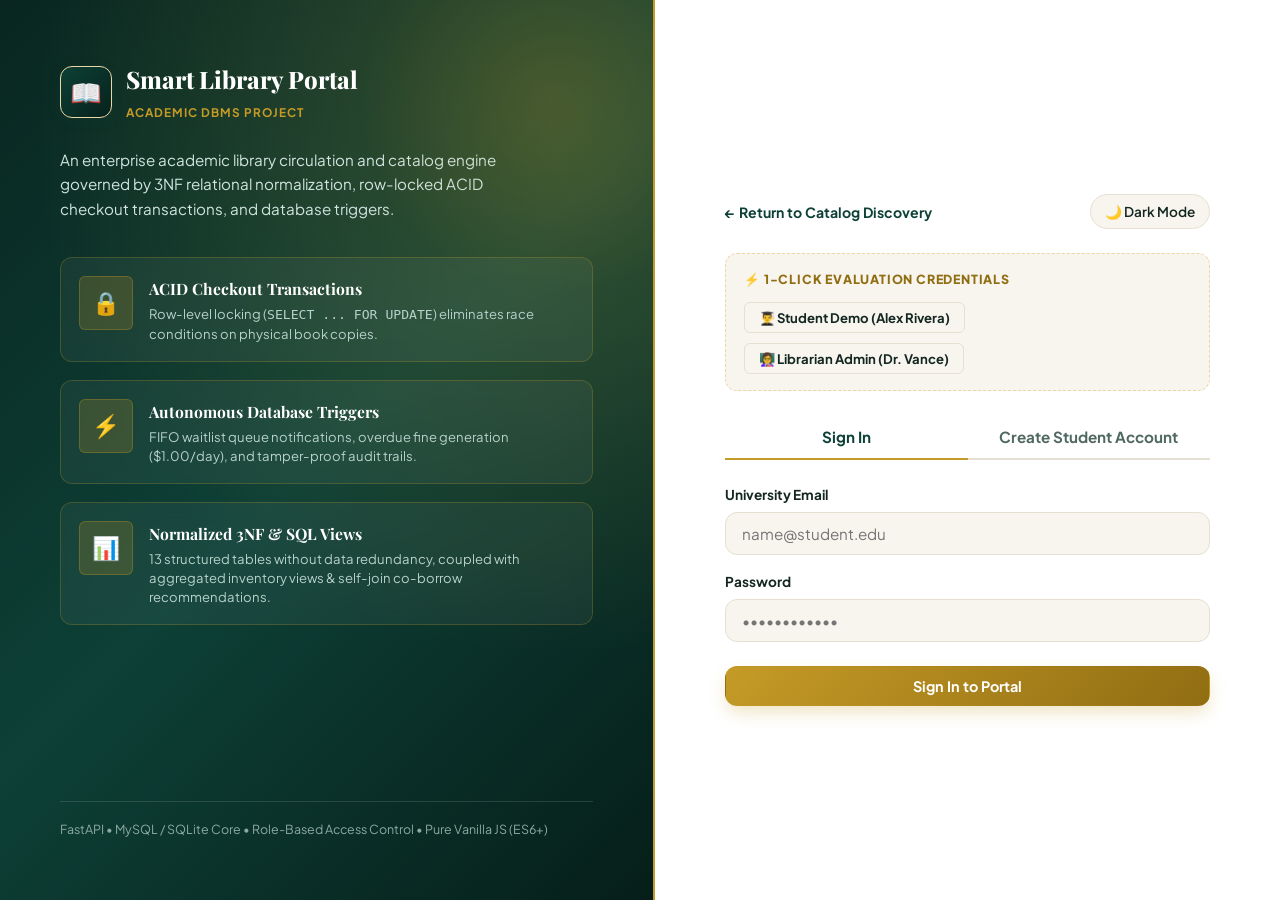
<file: frontend/dashboard.html>
<!DOCTYPE html>
<html lang="en" data-theme="light">
<head>
  <meta charset="UTF-8">
  <meta name="viewport" content="width=device-width, initial-scale=1.0">
  <title>Smart Library | Management Dashboard</title>
  <link rel="stylesheet" href="css/style.css">
</head>
<body>

<div class="app-container">
  <!-- Sidebar Navigation -->
  <aside class="sidebar" id="app-sidebar">
    <div class="sidebar-header">
      <div class="logo-badge">📚</div>
      <div class="brand-text">
        <h1>Smart Library</h1>
        <p>DBMS Project</p>
      </div>
    </div>

    <div class="sidebar-nav">
      <div class="nav-section-title">Circulation & Discovery</div>
      <button class="nav-item active" data-tab="catalog" onclick="switchNavTab('catalog')">
        <span style="font-size: 1.1rem;">📖</span>
        <span>Catalog & Search</span>
      </button>
      <button class="nav-item" data-tab="loans" onclick="switchNavTab('loans')">
        <span style="font-size: 1.1rem;">📥</span>
        <span>My Borrowed Books</span>
      </button>
      <button class="nav-item" data-tab="fines" onclick="switchNavTab('fines')">
        <span style="font-size: 1.1rem;">💰</span>
        <span>Fines & Waitlist</span>
      </button>
      <button class="nav-item" data-tab="rooms" onclick="switchNavTab('rooms')">
        <span style="font-size: 1.1rem;">🏫</span>
        <span>Study Rooms</span>
      </button>
      <button class="nav-item" data-tab="requests" onclick="switchNavTab('requests')">
        <span style="font-size: 1.1rem;">🗳️</span>
        <span>Book Requests</span>
      </button>

      <div class="nav-section-title admin-only" style="display: none;">Administration (Librarian)</div>
      <button class="nav-item admin-only" data-tab="admin" style="display: none;" onclick="switchNavTab('admin')">
        <span style="font-size: 1.1rem;">🛡️</span>
        <span>Admin & Triggers Desk</span>
      </button>
    </div>

    <div class="sidebar-footer">
      <div class="user-profile-badge">
        <div class="user-avatar" id="profile-avatar">U</div>
        <div class="user-info">
          <div class="user-name" id="profile-name">User Name</div>
          <div style="font-size: 0.72rem; color: #94a3b8; font-family: monospace;" id="profile-card">LIB-STU-000</div>
          <span class="user-role-badge role-member" id="profile-role">MEMBER</span>
        </div>
      </div>
      <button class="btn-logout" onclick="handleLogout()">
        <span>🚪</span> Sign Out
      </button>
    </div>
  </aside>

  <!-- Main Viewport Wrapper -->
  <div class="main-wrapper">
    <!-- Top Navigation Bar -->
    <header class="topbar">
      <div style="display: flex; align-items: center;">
        <button class="mobile-menu-btn" onclick="toggleMobileSidebar()">☰</button>
        <div class="topbar-title">
          <h2 id="viewport-title">Library Catalog & Discovery</h2>
        </div>
      </div>

      <div class="topbar-actions">
        <button class="theme-toggle-btn" id="theme-toggle-btn" onclick="toggleTheme()">🌙 Dark Mode</button>
      </div>
    </header>

    <!-- Dynamic Viewport Area -->
    <main class="content-viewport">

      <!-- ================================================================== -->
      <!-- TAB 1: CATALOG & SEARCH                                            -->
      <!-- ================================================================== -->
      <section id="tab-catalog" class="tab-content active">
        <div class="catalog-controls">
          <div class="search-input-wrapper">
            <span class="search-icon">🔍</span>
            <input 
              type="text" 
              id="dash-catalog-search" 
              class="search-input" 
              placeholder="Search catalog titles, authors, topics, or ISBN..."
              oninput="handleDashSearch()"
            >
          </div>
          <div class="filter-bar">
            <div class="filter-toggles">
              <label class="toggle-label">
                <input type="checkbox" id="dash-avail-toggle" onchange="loadDashboardCatalog()">
                <span>Available Copies Only</span>
              </label>
            </div>
          </div>
        </div>

        <div class="books-grid" id="dash-books-grid">
          <!-- Dynamic books rendered here -->
        </div>
      </section>

      <!-- ================================================================== -->
      <!-- TAB 2: MY BORROWED BOOKS (WITH 1-CLICK RETURN TRIGGER DEMO)         -->
      <!-- ================================================================== -->
      <section id="tab-loans" class="tab-content">
        <div class="table-card">
          <div class="table-header-bar">
            <div>
              <h3>My Borrowed Books & Active Circulation</h3>
              <p style="font-size: 0.8rem; color: var(--text-muted); margin-top: 2px;">
                Demonstrates dynamic overdue countdown badges and 1-click book return to test DB triggers.
              </p>
            </div>
            <button class="btn btn-secondary btn-sm" onclick="loadMyLoans()">🔄 Refresh Loans</button>
          </div>
          <div class="table-responsive">
            <table class="data-table">
              <thead>
                <tr>
                  <th>Book Title</th>
                  <th>Barcode</th>
                  <th>Shelf Location</th>
                  <th>Issue Date</th>
                  <th>Due Date</th>
                  <th>Status</th>
                  <th>Action</th>
                </tr>
              </thead>
              <tbody id="my-loans-table-body">
                <!-- Dynamic loans rendered here -->
              </tbody>
            </table>
          </div>
        </div>
      </section>

      <!-- ================================================================== -->
      <!-- TAB 3: FINES & WAITLIST QUEUE                                      -->
      <!-- ================================================================== -->
      <section id="tab-fines" class="tab-content">
        <!-- Fines Table -->
        <div class="table-card">
          <div class="table-header-bar">
            <div>
              <h3>My Overdue Fines ($1.00 / Overdue Day)</h3>
              <p style="font-size: 0.8rem; color: var(--text-muted); margin-top: 2px;">
                Fines are automatically inserted by DB Trigger 2 (<code>trg_loan_fine_calculation</code>) when a book is returned late.
              </p>
            </div>
            <button class="btn btn-secondary btn-sm" onclick="loadMyFines()">🔄 Refresh Fines</button>
          </div>
          <div class="table-responsive">
            <table class="data-table">
              <thead>
                <tr>
                  <th>Book Title</th>
                  <th>Fine Amount</th>
                  <th>Days Overdue</th>
                  <th>Payment Status</th>
                  <th>Action</th>
                </tr>
              </thead>
              <tbody id="my-fines-table-body">
                <!-- Dynamic fines rendered here -->
              </tbody>
            </table>
          </div>
        </div>

        <!-- Waitlist Queue -->
        <div class="table-card" style="margin-top: 28px;">
          <div class="table-header-bar">
            <div>
              <h3>My FIFO Waitlist Queue & Pickup Notifications</h3>
              <p style="font-size: 0.8rem; color: var(--text-muted); margin-top: 2px;">
                Demonstrates FIFO queueing: when a book is returned, Trigger 1 reserves the copy and updates waitlist to 'notified'.
              </p>
            </div>
            <button class="btn btn-secondary btn-sm" onclick="loadMyWaitlists()">🔄 Refresh Queue</button>
          </div>
          <div style="padding: 20px;" id="my-waitlist-container">
            <!-- Dynamic waitlist entries rendered here -->
          </div>
        </div>
      </section>

      <!-- ================================================================== -->
      <!-- TAB 4: STUDY ROOMS (CONFLICT-FREE SLOT ENGINE)                     -->
      <!-- ================================================================== -->
      <section id="tab-rooms" class="tab-content">
        <div class="table-card" style="padding: 20px;">
          <div style="display: flex; justify-content: space-between; align-items: center; flex-wrap: wrap; gap: 12px;">
            <div>
              <h3>Interactive Study Room Booking</h3>
              <p style="font-size: 0.82rem; color: var(--text-muted); margin-top: 2px;">
                Relational interval conflict prevention: <code>start_time &lt; new_end AND end_time &gt; new_start</code> guarantees zero double-bookings.
              </p>
            </div>
            <div style="display: flex; align-items: center; gap: 10px;">
              <label for="room-booking-date" style="font-size: 0.85rem; font-weight: 600;">Select Date:</label>
              <input type="date" id="room-booking-date" class="form-control" style="padding: 6px 12px;" onchange="loadStudyRoomsSection()">
            </div>
          </div>

          <div class="rooms-grid" id="study-rooms-container">
            <!-- Dynamic rooms and slot buttons rendered here -->
          </div>
        </div>
      </section>

      <!-- ================================================================== -->
      <!-- TAB 5: BOOK ACQUISITION REQUESTS (UPVOTE BOARD)                    -->
      <!-- ================================================================== -->
      <section id="tab-requests" class="tab-content">
        <div class="table-card" style="padding: 24px;">
          <div style="display: flex; justify-content: space-between; align-items: center; flex-wrap: wrap; gap: 12px; margin-bottom: 16px;">
            <div>
              <h3>Crowdsourced Book Acquisition Board</h3>
              <p style="font-size: 0.82rem; color: var(--text-muted); margin-top: 2px;">
                Students upvote prospective book acquisitions. 1 vote per member is strictly enforced via a composite primary key.
              </p>
            </div>
            <button class="btn btn-primary btn-sm" onclick="openCreateRequestModal()">
              + Suggest a New Book
            </button>
          </div>

          <div class="requests-container" id="book-requests-container">
            <!-- Dynamic requests rendered here -->
          </div>
        </div>
      </section>

      <!-- ================================================================== -->
      <!-- TAB 6: ADMIN & TRIGGERS DESK (LIBRARIAN ONLY)                      -->
      <!-- ================================================================== -->
      <section id="tab-admin" class="tab-content">
        <!-- Top Institutional KPI Cards -->
        <div class="kpi-grid">
          <div class="kpi-card">
            <div class="kpi-icon blue">📚</div>
            <div class="kpi-info">
              <h3>Distinct Titles</h3>
              <div class="kpi-value" id="kpi-books">0</div>
              <div class="kpi-subtext">Cataloged in 3NF books</div>
            </div>
          </div>
          <div class="kpi-card">
            <div class="kpi-icon purple">🏷️</div>
            <div class="kpi-info">
              <h3>Physical Copies</h3>
              <div class="kpi-value" id="kpi-copies">0</div>
              <div class="kpi-subtext">Tracked by barcodes</div>
            </div>
          </div>
          <div class="kpi-card">
            <div class="kpi-icon green">📖</div>
            <div class="kpi-info">
              <h3>Active Loans</h3>
              <div class="kpi-value" id="kpi-active-loans">0</div>
              <div class="kpi-subtext">Currently checked out</div>
            </div>
          </div>
          <div class="kpi-card">
            <div class="kpi-icon red">⚠</div>
            <div class="kpi-info">
              <h3>Overdue Loans</h3>
              <div class="kpi-value" id="kpi-overdue-loans">0</div>
              <div class="kpi-subtext">Past due date threshold</div>
            </div>
          </div>
          <div class="kpi-card">
            <div class="kpi-icon amber">💵</div>
            <div class="kpi-info">
              <h3>Unpaid Fines</h3>
              <div class="kpi-value" id="kpi-unpaid-fines">$0.00</div>
              <div class="kpi-subtext">Accrued across members</div>
            </div>
          </div>
          <div class="kpi-card">
            <div class="kpi-icon blue">👥</div>
            <div class="kpi-info">
              <h3>Students</h3>
              <div class="kpi-value" id="kpi-students">0</div>
              <div class="kpi-subtext">Active cardholders</div>
            </div>
          </div>
        </div>

        <!-- Issue & Return Desk Operations (ACID Transactions) -->
        <div style="display: grid; grid-template-columns: repeat(auto-fit, minmax(360px, 1fr)); gap: 24px; margin-bottom: 28px;">
          <!-- Quick Issue Form -->
          <div class="table-card" style="padding: 22px;">
            <h3 style="margin-bottom: 6px;">⚡ Quick Issue Desk (ACID Checkout)</h3>
            <p style="font-size: 0.8rem; color: var(--text-muted); margin-bottom: 16px;">
              Executes row-locking transaction (<code>FOR UPDATE</code>) to prevent race conditions on the last available copy.
            </p>
            <form onsubmit="handleIssueBook(event)">
              <div class="form-group">
                <label for="issue-card-no">Student Library Card #</label>
                <input type="text" id="issue-card-no" class="form-control" placeholder="e.g. LIB-STU-101" required>
              </div>
              <div class="form-group">
                <label for="issue-barcode">Physical Copy Barcode</label>
                <input type="text" id="issue-barcode" class="form-control" placeholder="e.g. BC-1001" required>
              </div>
              <div class="form-group">
                <label for="issue-days">Loan Duration (Days)</label>
                <input type="number" id="issue-days" class="form-control" value="14" min="1" max="90" required>
              </div>
              <button type="submit" id="btn-issue-submit" class="btn btn-gold" style="width: 100%;">
                Execute Issue Transaction
              </button>
            </form>
          </div>

          <!-- Quick Return Scan -->
          <div class="table-card" style="padding: 22px;">
            <h3 style="margin-bottom: 6px;">↩ Desk Returns Scanner</h3>
            <p style="font-size: 0.8rem; color: var(--text-muted); margin-bottom: 16px;">
              Returns copy and triggers DB FIFO Waitlist update (Trigger 1) and fine calculation (Trigger 2).
            </p>
            <form onsubmit="handleReturnByBarcode(event)">
              <div class="form-group">
                <label for="return-barcode-input">Copy Barcode</label>
                <input type="text" id="return-barcode-input" class="form-control" placeholder="e.g. BC-1002" required>
              </div>
              <button type="submit" class="btn btn-primary" style="width: 100%; margin-top: 14px;">
                Process Book Return
              </button>
            </form>
            
            <div style="margin-top: 24px; padding: 14px; background-color: var(--bg-body); border-radius: var(--radius-md); font-size: 0.78rem; color: var(--text-muted); line-height: 1.5;">
              💡 <strong>DBMS Trigger Behavior:</strong> If return date &gt; due date, Trigger 2 inserts an overdue fine ($1.00/day). If patrons are waiting on the FIFO waitlist, Trigger 1 marks the copy 'reserved' and notifies the oldest waiting student.
            </div>
          </div>
        </div>

        <!-- All Circulation Loans -->
        <div class="table-card">
          <div class="table-header-bar">
            <div>
              <h3>Institutional Active Loans & Circulation</h3>
              <p style="font-size: 0.8rem; color: var(--text-muted); margin-top: 2px;">
                Real-time circulation across all campus patrons.
              </p>
            </div>
            <button class="btn btn-secondary btn-sm" onclick="loadAllCirculationLoans()">🔄 Refresh</button>
          </div>
          <div class="table-responsive">
            <table class="data-table">
              <thead>
                <tr>
                  <th>Patron</th>
                  <th>Book Title</th>
                  <th>Barcode</th>
                  <th>Shelf Location</th>
                  <th>Issued</th>
                  <th>Due Date</th>
                  <th>Status</th>
                </tr>
              </thead>
              <tbody id="admin-loans-table-body">
                <!-- Dynamic loans rendered here -->
              </tbody>
            </table>
          </div>
        </div>

        <!-- Fines Waiving Desk (Demonstrating DB Trigger 3A) -->
        <div class="table-card" style="margin-top: 28px;">
          <div class="table-header-bar">
            <div>
              <h3>Fines Waiving Desk (Fires Trigger 3A Audit Log)</h3>
              <p style="font-size: 0.8rem; color: var(--text-muted); margin-top: 2px;">
                Waiving an unpaid fine automatically triggers <code>trg_fine_waived_audit</code> to record an immutable entry into <code>audit_logs</code>.
              </p>
            </div>
            <button class="btn btn-secondary btn-sm" onclick="loadAdminFinesTable()">🔄 Refresh</button>
          </div>
          <div class="table-responsive">
            <table class="data-table">
              <thead>
                <tr>
                  <th>Patron</th>
                  <th>Book Title</th>
                  <th>Amount</th>
                  <th>Status</th>
                  <th>Due Date</th>
                  <th>Administrative Action</th>
                </tr>
              </thead>
              <tbody id="admin-fines-table-body">
                <!-- Dynamic fines rendered here -->
              </tbody>
            </table>
          </div>
        </div>

        <!-- Inventory Management: Add Book & Copy -->
        <div style="display: grid; grid-template-columns: repeat(auto-fit, minmax(360px, 1fr)); gap: 24px; margin-top: 28px;">
          <!-- Add Book Form -->
          <div class="table-card" style="padding: 22px;">
            <h3 style="margin-bottom: 12px;">+ Catalog New Book Title</h3>
            <form id="form-add-book" onsubmit="handleAddNewBook(event)">
              <div class="form-row">
                <div class="form-group">
                  <label for="new-book-isbn">ISBN</label>
                  <input type="text" id="new-book-isbn" class="form-control" placeholder="978-0134494166" required>
                </div>
                <div class="form-group">
                  <label for="new-book-title">Title</label>
                  <input type="text" id="new-book-title" class="form-control" placeholder="Clean Architecture" required>
                </div>
              </div>
              <div class="form-group">
                <label for="new-book-subtitle">Subtitle</label>
                <input type="text" id="new-book-subtitle" class="form-control" placeholder="A Craftsman's Guide">
              </div>
              <div class="form-group">
                <label for="new-book-authors">Authors (comma separated)</label>
                <input type="text" id="new-book-authors" class="form-control" placeholder="Robert C. Martin" required>
              </div>
              <div class="form-row">
                <div class="form-group">
                  <label for="new-book-category">Category</label>
                  <select id="new-book-category" class="form-control" required>
                    <option value="">Select Category...</option>
                  </select>
                </div>
                <div class="form-group">
                  <label for="new-book-publisher">Publisher</label>
                  <input type="text" id="new-book-publisher" class="form-control" placeholder="Prentice Hall">
                </div>
              </div>
              <div class="form-row">
                <div class="form-group">
                  <label for="new-book-year">Publication Year</label>
                  <input type="number" id="new-book-year" class="form-control" placeholder="2018" value="2022">
                </div>
                <div class="form-group">
                  <label for="new-book-edition">Edition</label>
                  <input type="text" id="new-book-edition" class="form-control" placeholder="1st Edition" value="1st Edition">
                </div>
                <div class="form-group">
                  <label for="new-book-pages">Pages</label>
                  <input type="number" id="new-book-pages" class="form-control" placeholder="432">
                </div>
              </div>
              <div class="form-group">
                <label for="new-book-description">Description</label>
                <textarea id="new-book-description" class="form-control" rows="2" placeholder="Overview of the book..."></textarea>
              </div>
              <div class="form-group">
                <label for="new-book-cover">Cover Image URL</label>
                <input type="url" id="new-book-cover" class="form-control" placeholder="https://...">
              </div>
              <button type="submit" class="btn btn-primary" style="width: 100%;">
                Catalog Book Title
              </button>
            </form>
          </div>

          <!-- Add Physical Copy Form -->
          <div class="table-card" style="padding: 22px;">
            <h3 style="margin-bottom: 12px;">🏷️ Register Physical Copy</h3>
            <form id="form-add-copy" onsubmit="handleAddPhysicalCopy(event)">
              <div class="form-group">
                <label for="copy-book-id">Catalog Book ID</label>
                <input type="number" id="copy-book-id" class="form-control" placeholder="e.g. 1" min="1" required>
              </div>
              <div class="form-group">
                <label for="copy-barcode">Unique Barcode</label>
                <input type="text" id="copy-barcode" class="form-control" placeholder="e.g. BC-2045" required>
              </div>
              <div class="form-group">
                <label for="copy-shelf">Shelf Location</label>
                <input type="text" id="copy-shelf" class="form-control" placeholder="e.g. Aisle 3, Shelf B-2" required>
              </div>
              <div class="form-group">
                <label for="copy-condition">Condition</label>
                <select id="copy-condition" class="form-control" required>
                  <option value="new">New</option>
                  <option value="good" selected>Good</option>
                  <option value="damaged">Damaged</option>
                </select>
              </div>
              <button type="submit" class="btn btn-success" style="width: 100%;">
                Add Copy to Inventory
              </button>
            </form>

            <h4 style="margin-top: 24px; margin-bottom: 8px;">Book Request Approvals</h4>
            <div id="admin-requests-container" style="display: flex; flex-direction: column; gap: 8px;">
              <!-- Dynamic requests with approve button -->
            </div>
          </div>
        </div>

        <!-- ================================================================ -->
        <!-- TAMPER-PROOF DATABASE TRIGGER AUDIT LOG VIEWER                   -->
        <!-- ================================================================ -->
        <div class="table-card" style="margin-top: 28px;">
          <div class="table-header-bar">
            <div>
              <h3>Tamper-Proof Audit Log Viewer (DB Triggers)</h3>
              <p style="font-size: 0.8rem; color: var(--text-muted); margin-top: 2px;">
                Displays immutable log records automatically inserted into <code>audit_logs</code> by database triggers on fine waiving and deletions.
              </p>
            </div>
            <div style="display: flex; gap: 10px; align-items: center;">
              <select id="audit-filter-table" class="sort-select" onchange="loadAuditLogsViewer()">
                <option value="">All Tables</option>
                <option value="fines">fines</option>
                <option value="books">books</option>
                <option value="book_copies">book_copies</option>
              </select>
              <button class="btn btn-secondary btn-sm" onclick="loadAuditLogsViewer()">🔄 Refresh</button>
            </div>
          </div>
          <div class="table-responsive">
            <table class="data-table">
              <thead>
                <tr>
                  <th>Log #</th>
                  <th>Timestamp</th>
                  <th>Action Triggered</th>
                  <th>Target Table (Record ID)</th>
                  <th>Actor / Card</th>
                  <th>Old Value (JSON)</th>
                  <th>New Value (JSON)</th>
                </tr>
              </thead>
              <tbody id="audit-logs-table-body">
                <!-- Dynamic audit logs rendered here -->
              </tbody>
            </table>
          </div>
        </div>
      </section>

    </main>
  </div>
</div>

<!-- Modal: Suggest Book Acquisition -->
<div class="modal-overlay" id="modal-request-book">
  <div class="modal-content">
    <div class="modal-header">
      <h3>Suggest a Book for Acquisition</h3>
      <button class="btn-close-modal" onclick="closeCreateRequestModal()">✕</button>
    </div>
    <form onsubmit="submitBookRequest(event)">
      <div class="modal-body">
        <div class="form-group">
          <label for="req-title">Book Title</label>
          <input type="text" id="req-title" class="form-control" placeholder="e.g. Designing Data-Intensive Applications" required>
        </div>
        <div class="form-group">
          <label for="req-author">Author(s)</label>
          <input type="text" id="req-author" class="form-control" placeholder="e.g. Martin Kleppmann" required>
        </div>
        <div class="form-row">
          <div class="form-group">
            <label for="req-isbn">ISBN (Optional)</label>
            <input type="text" id="req-isbn" class="form-control" placeholder="978-1449373320">
          </div>
          <div class="form-group">
            <label for="req-price">Estimated Price ($)</label>
            <input type="number" step="0.01" id="req-price" class="form-control" placeholder="45.00">
          </div>
        </div>
        <div style="font-size: 0.78rem; color: var(--text-muted);">
          Your suggestion will be published to the acquisition board for student community upvoting.
        </div>
      </div>
      <div class="modal-footer">
        <button type="button" class="btn btn-secondary" onclick="closeCreateRequestModal()">Cancel</button>
        <button type="submit" class="btn btn-primary">Submit for Voting</button>
      </div>
    </form>
  </div>
</div>

<!-- Modal: Catalog Book Details & Recommendations -->
<div class="modal-overlay" id="book-modal">
  <div class="modal-content modal-lg">
    <div class="modal-header">
      <h3 id="modal-book-title">Book Overview</h3>
      <button class="btn-close-modal" onclick="closeBookModal()">✕</button>
    </div>
    <div class="modal-body" id="modal-book-body">
      <!-- Injected via openBookModal() in app.js -->
    </div>
  </div>
</div>

<script src="js/api.js"></script>
<script src="js/app.js"></script>
<script src="js/admin.js"></script>
<script>
  // Book Details Modal helpers on dashboard
  async function openBookModal(bookId) {
    const modal = document.getElementById("book-modal");
    const titleElem = document.getElementById("modal-book-title");
    const bodyElem = document.getElementById("modal-book-body");

    modal.classList.add("active");
    bodyElem.innerHTML = `<div style="text-align: center; padding: 40px;">Loading book details...</div>`;

    try {
      const book = await apiFetch(`/api/books/${bookId}`);
      titleElem.innerText = book.title;

      const isAvail = book.available_copies > 0;
      const copiesRows = book.copies.map(c => {
        let badgeClass = "badge-active";
        if (c.status === "available") badgeClass = "badge-returned";
        else if (c.status === "reserved") badgeClass = "badge-waiting";
        else if (c.status === "issued") badgeClass = "badge-unpaid";

        return `
          <tr>
            <td><code>${c.barcode}</code></td>
            <td><strong>${c.shelf_location}</strong></td>
            <td><span style="text-transform: capitalize;">${c.condition}</span></td>
            <td><span class="status-badge ${badgeClass}">${c.status}</span></td>
          </tr>
        `;
      }).join("");

      // Recommendations Strip
      let recsHtml = "";
      if (book.recommendations && book.recommendations.length > 0) {
        recsHtml = `
          <div class="recommendations-strip">
            <h4 style="font-size: 0.95rem; font-weight: 700; color: var(--text-main); margin-bottom: 8px;">
              💡 Students Who Borrowed This Also Borrowed (SQL Self-Join)
            </h4>
            <div class="rec-grid">
              ${book.recommendations.map(r => `
                <div class="rec-card" onclick="openBookModal(${r.book_id})">
                  <img src="${r.cover_image_url || 'https://images.unsplash.com/photo-1544716278-ca5e3f4abd8c?w=400&q=80'}" class="rec-cover">
                  <div class="rec-title">${r.title}</div>
                  ${r.co_borrow_count > 0 ? `<div style="font-size: 0.68rem; color: var(--primary); font-weight: 600; margin-top: 4px;">${r.co_borrow_count} student co-loans</div>` : ''}
                </div>
              `).join("")}
            </div>
          </div>
        `;
      }

      // Actions
      let actionBtn = "";
      if (isAvail) {
        actionBtn = `
          <div style="padding: 12px; background: var(--success-bg); border: 1px solid var(--success-border); border-radius: var(--radius-md); color: var(--success); font-weight: 600; font-size: 0.88rem;">
            ✓ Copies are in stock on shelves. Present your card (<code>${currentUser.library_card_no}</code>) at the Issue Desk to borrow!
          </div>
        `;
      } else {
        actionBtn = `
          <button class="btn btn-gold" style="width: 100%;" onclick="joinWaitlist(${book.book_id})">
            ⏳ Join FIFO Waitlist (${book.waitlist_count} Patrons in Queue)
          </button>
        `;
      }

      bodyElem.innerHTML = `
        <div style="display: flex; gap: 24px; flex-wrap: wrap; margin-bottom: 24px;">
          <img src="${book.cover_image_url || 'https://images.unsplash.com/photo-1544716278-ca5e3f4abd8c?w=400&q=80'}" style="width: 140px; height: 195px; object-fit: cover; border-radius: var(--radius-md); box-shadow: var(--shadow-md);">
          <div style="flex: 1; min-width: 250px;">
            <h4 style="font-size: 1.15rem; font-weight: 700; color: var(--text-main); margin-bottom: 4px;">${book.title}</h4>
            <div style="font-size: 0.9rem; color: var(--text-muted); margin-bottom: 12px;">By <strong>${book.authors}</strong></div>
            <div style="display: flex; gap: 8px; flex-wrap: wrap; margin-bottom: 14px;">
              <span class="amenity-chip">📚 ${book.category_name}</span>
              <span class="amenity-chip">🏢 ${book.publisher_name || 'Publisher'}</span>
              <span class="amenity-chip">📅 ${book.publication_year || 'N/A'}</span>
              <span class="amenity-chip">📄 ${book.pages ? book.pages + ' pages' : 'Standard'}</span>
            </div>
            <p style="font-size: 0.85rem; color: var(--text-main); line-height: 1.5; margin-bottom: 16px;">
              ${book.description || 'No detailed overview available for this title.'}
            </p>
            ${actionBtn}
          </div>
        </div>

        <h4 style="font-size: 0.95rem; font-weight: 700; margin-bottom: 10px;">
          Physical Copies & Shelf Tracking (${book.total_copies} Copies)
        </h4>
        <div class="table-responsive" style="margin-bottom: 16px;">
          <table class="data-table">
            <thead>
              <tr>
                <th>Barcode</th>
                <th>Shelf Location</th>
                <th>Condition</th>
                <th>Status</th>
              </tr>
            </thead>
            <tbody>
              ${copiesRows || '<tr><td colspan="4">No physical copies registered.</td></tr>'}
            </tbody>
          </table>
        </div>

        ${recsHtml}
      `;
    } catch (err) {
      bodyElem.innerHTML = `<div style="color: var(--danger); padding: 20px;">Failed to load book: ${err.message}</div>`;
    }
  }

  function closeBookModal() {
    document.getElementById("book-modal").classList.remove("active");
  }

  async function joinWaitlist(bookId) {
    try {
      const res = await apiFetch("/api/waitlist/join", {
        method: "POST",
        body: JSON.stringify({ book_id: bookId })
      });
      showToast(res.message, "success");
      openBookModal(bookId);
    } catch (err) {
      showToast(err.message, "error");
    }
  }
</script>
</body>
</html>
</file>
<file: frontend/css/style.css>
/* ==========================================================================
   SMART LIBRARY MANAGEMENT SYSTEM - LUXURY FOREST GREEN & GOLD DESIGN SYSTEM
   Modern, Clean & Professional Library Aesthetics (Deep Forest Green, Soft Cream, Warm Gold)
   ========================================================================== */

@import url('https://fonts.googleapis.com/css2?family=Plus+Jakarta+Sans:wght@300;400;500;600;700;800&family=Playfair+Display:ital,wght@0,500;0,600;0,700;0,800;1,400;1,600&display=swap');

:root {
  /* Soft Cream & Deep Forest Green Light Theme */
  --bg-body: #faf8f5;
  --bg-surface: #ffffff;
  --bg-surface-elevated: #ffffff;
  --bg-surface-warm: #f4efe6;
  --bg-surface-soft: #f8f5ee;

  /* Primary Palette: Deep Forest Green & Rich Teal */
  --primary: #0d4036;
  --primary-hover: #082d26;
  --primary-dark: #06221c;
  --primary-light: #e6f0ed;
  --primary-border: #99c2b9;

  /* Accent Palette: Warm Gold & Muted Bronze */
  --accent-gold: #c59b27;
  --accent-gold-hover: #aa831b;
  --accent-gold-dark: #916d12;
  --accent-gold-light: #fbf5e6;
  --accent-gold-border: #ebd7a3;
  --accent-gold-glow: rgba(197, 155, 39, 0.25);

  /* Deep Forest Sidebar */
  --bg-sidebar: #092620;
  --sidebar-text: #a1bab3;
  --sidebar-text-active: #ffffff;
  --sidebar-item-hover: #103830;
  --sidebar-item-active: #c59b27;

  /* Neutral Typography */
  --text-main: #132622;
  --text-muted: #506862;
  --text-light: #7b948e;

  /* Status Tokens */
  --success: #15803d;
  --success-bg: #edf7f0;
  --success-border: #bbf0c8;

  --warning: #b45309;
  --warning-bg: #fffbeb;
  --warning-border: #fde68a;

  --danger: #b91c1c;
  --danger-bg: #fef2f2;
  --danger-border: #fecaca;

  /* Warm Cream & Gold Borders */
  --border: #e6e0d2;
  --border-light: #f0ece1;
  --border-gold: #e2d1a8;
  --divider: #ebe5d8;

  /* Elegant Elevation Shadows */
  --shadow-sm: 0 1px 3px 0 rgba(13, 64, 54, 0.05);
  --shadow-md: 0 4px 8px -1px rgba(13, 64, 54, 0.08), 0 2px 4px -2px rgba(13, 64, 54, 0.04);
  --shadow-lg: 0 12px 20px -3px rgba(13, 64, 54, 0.1), 0 4px 6px -4px rgba(13, 64, 54, 0.05);
  --shadow-xl: 0 24px 30px -6px rgba(13, 64, 54, 0.14), 0 10px 14px -6px rgba(13, 64, 54, 0.06);
  --shadow-gold: 0 8px 18px -2px rgba(197, 155, 39, 0.28);

  /* Rounded Borders */
  --radius-sm: 6px;
  --radius-md: 12px;
  --radius-lg: 18px;
  --radius-xl: 26px;
  --radius-full: 9999px;

  /* Typography Fonts */
  --font-sans: 'Plus Jakarta Sans', -apple-system, BlinkMacSystemFont, "Segoe UI", Roboto, sans-serif;
  --font-serif: 'Playfair Display', Georgia, serif;

  --transition-fast: 0.15s ease;
  --transition-normal: 0.25s cubic-bezier(0.4, 0, 0.2, 1);
}

[data-theme="dark"] {
  /* Midnight Forest Obsidian Dark Theme */
  --bg-body: #071513;
  --bg-surface: #0e2621;
  --bg-surface-elevated: #14352f;
  --bg-surface-warm: #112e28;
  --bg-surface-soft: #0b1f1b;

  --primary: #195e51;
  --primary-hover: #217565;
  --primary-dark: #0a2822;
  --primary-light: #123831;
  --primary-border: #1d574b;

  --accent-gold: #d4af37;
  --accent-gold-hover: #e6c24d;
  --accent-gold-dark: #b89323;
  --accent-gold-light: #262419;
  --accent-gold-border: #5e4f24;
  --accent-gold-glow: rgba(212, 175, 55, 0.35);

  --bg-sidebar: #040e0c;
  --sidebar-text: #7c9e96;
  --sidebar-text-active: #ffffff;
  --sidebar-item-hover: #0b241f;
  --sidebar-item-active: #d4af37;

  --text-main: #f5f4ee;
  --text-muted: #9cb5ae;
  --text-light: #728c86;

  --success: #22c55e;
  --success-bg: #052e16;
  --success-border: #14532d;

  --warning: #f59e0b;
  --warning-bg: #451a03;
  --warning-border: #78350f;

  --danger: #ef4444;
  --danger-bg: #450a0a;
  --danger-border: #7f1d1d;

  --border: #173831;
  --border-light: #102a25;
  --border-gold: #4f421f;
  --divider: #173831;

  --shadow-sm: 0 1px 3px 0 rgba(0, 0, 0, 0.6);
  --shadow-md: 0 4px 8px -1px rgba(0, 0, 0, 0.5);
  --shadow-lg: 0 12px 20px -3px rgba(0, 0, 0, 0.6);
  --shadow-xl: 0 24px 30px -6px rgba(0, 0, 0, 0.7);
  --shadow-gold: 0 8px 18px -2px rgba(212, 175, 55, 0.35);
}

/* ==========================================================================
   Base & Reset Styles
   ========================================================================== */
*,
*::before,
*::after {
  box-sizing: border-box;
  margin: 0;
  padding: 0;
}

body {
  font-family: var(--font-sans);
  background-color: var(--bg-body);
  color: var(--text-main);
  line-height: 1.6;
  transition: background-color var(--transition-normal), color var(--transition-normal);
  -webkit-font-smoothing: antialiased;
}

h1,
h2,
h3,
.font-serif {
  font-family: var(--font-serif);
  font-weight: 700;
  color: var(--text-main);
}

a {
  color: var(--primary);
  text-decoration: none;
  transition: all var(--transition-fast);
}

a:hover {
  color: var(--accent-gold);
}

button,
input,
select,
textarea {
  font-family: var(--font-sans);
  font-size: 0.95rem;
}

/* ==========================================================================
   Header & Public Navigation
   ========================================================================== */
.public-nav {
  height: 76px;
  background-color: rgba(255, 255, 255, 0.92);
  border-bottom: 1px solid var(--border);
  padding: 0 40px;
  display: flex;
  align-items: center;
  justify-content: space-between;
  position: sticky;
  top: 0;
  z-index: 100;
  backdrop-filter: blur(12px);
  transition: all var(--transition-normal);
}

[data-theme="dark"] .public-nav {
  background-color: rgba(14, 38, 33, 0.92);
}

.brand-wrapper {
  display: flex;
  align-items: center;
  gap: 14px;
}

.logo-badge {
  width: 44px;
  height: 44px;
  background: linear-gradient(135deg, var(--primary) 0%, var(--primary-dark) 100%);
  border: 1px solid var(--accent-gold-border);
  border-radius: var(--radius-md);
  display: flex;
  align-items: center;
  justify-content: center;
  color: var(--accent-gold);
  font-size: 1.4rem;
  font-weight: 700;
  box-shadow: 0 4px 12px rgba(13, 64, 54, 0.2);
}

.brand-text h2 {
  font-size: 1.25rem;
  letter-spacing: -0.3px;
  line-height: 1.2;
}

.brand-text span {
  font-size: 0.7rem;
  color: var(--accent-gold);
  text-transform: uppercase;
  letter-spacing: 1px;
  font-weight: 700;
}

.nav-links {
  display: flex;
  align-items: center;
  gap: 24px;
}

.nav-link {
  font-size: 0.9rem;
  font-weight: 600;
  color: var(--text-muted);
  transition: color var(--transition-fast);
}

.nav-link:hover {
  color: var(--primary);
}

/* ==========================================================================
   Hero Section (Deep Forest & Gold Accent)
   ========================================================================== */
.hero-section {
  background: radial-gradient(circle at 85% 20%, rgba(197, 155, 39, 0.15) 0%, transparent 45%),
    linear-gradient(135deg, #092620 0%, #0d4036 50%, #061e19 100%);
  color: #ffffff;
  padding: 85px 30px 95px;
  text-align: center;
  position: relative;
  overflow: hidden;
  border-bottom: 2px solid var(--accent-gold);
}

.hero-section::before {
  content: "";
  position: absolute;
  top: 0;
  left: 0;
  right: 0;
  bottom: 0;
  background-image: radial-gradient(rgba(197, 155, 39, 0.1) 1px, transparent 1px);
  background-size: 28px 28px;
  pointer-events: none;
  opacity: 0.4;
}

.hero-pill-badge {
  display: inline-flex;
  align-items: center;
  gap: 8px;
  padding: 6px 16px;
  background: rgba(197, 155, 39, 0.15);
  border: 1px solid var(--accent-gold-border);
  border-radius: var(--radius-full);
  color: var(--accent-gold);
  font-size: 0.78rem;
  font-weight: 700;
  text-transform: uppercase;
  letter-spacing: 1px;
  margin-bottom: 18px;
  backdrop-filter: blur(8px);
}

.hero-title {
  font-size: 3rem;
  font-family: var(--font-serif);
  font-weight: 800;
  letter-spacing: -0.5px;
  color: #ffffff;
  margin-bottom: 14px;
  line-height: 1.2;
}

.hero-title span {
  color: var(--accent-gold);
  font-style: italic;
}

.hero-subtitle {
  font-size: 1.12rem;
  color: #c0d3ce;
  max-width: 680px;
  margin: 0 auto 36px;
  line-height: 1.6;
}

/* Prominent Centered Hero Search Bar */
.hero-search-container {
  max-width: 760px;
  margin: 0 auto;
  position: relative;
  z-index: 10;
}

.hero-search-bar {
  background: #ffffff;
  border-radius: var(--radius-full);
  padding: 8px 10px 8px 24px;
  display: flex;
  align-items: center;
  gap: 12px;
  box-shadow: 0 16px 36px rgba(0, 0, 0, 0.3), 0 0 0 3px rgba(197, 155, 39, 0.35);
  transition: all var(--transition-normal);
}

[data-theme="dark"] .hero-search-bar {
  background: #0e2621;
  box-shadow: 0 16px 36px rgba(0, 0, 0, 0.5), 0 0 0 2px var(--accent-gold-border);
}

.hero-search-bar:focus-within {
  box-shadow: 0 20px 40px rgba(0, 0, 0, 0.4), 0 0 0 4px var(--accent-gold);
}

.search-icon-hero {
  font-size: 1.3rem;
  color: var(--accent-gold);
}

.hero-search-input {
  flex: 1;
  border: none;
  outline: none;
  font-size: 1.05rem;
  background: transparent;
  color: var(--text-main);
}

.hero-search-input::placeholder {
  color: var(--text-light);
}

.btn-hero-search {
  background: linear-gradient(135deg, var(--accent-gold) 0%, var(--accent-gold-dark) 100%);
  color: #ffffff;
  border: none;
  padding: 12px 28px;
  border-radius: var(--radius-full);
  font-size: 0.95rem;
  font-weight: 700;
  cursor: pointer;
  box-shadow: var(--shadow-gold);
  transition: all var(--transition-fast);
  white-space: nowrap;
}

.btn-hero-search:hover {
  transform: translateY(-1px);
  background: linear-gradient(135deg, #d4af37 0%, var(--accent-gold) 100%);
}

.quick-tags {
  display: flex;
  align-items: center;
  justify-content: center;
  gap: 10px;
  margin-top: 18px;
  flex-wrap: wrap;
}

.quick-tags span {
  font-size: 0.8rem;
  color: #a4c0ba;
}

.quick-tag-chip {
  padding: 4px 12px;
  background: rgba(255, 255, 255, 0.1);
  border: 1px solid rgba(255, 255, 255, 0.2);
  border-radius: var(--radius-full);
  font-size: 0.78rem;
  color: #f1f8f6;
  cursor: pointer;
  transition: all var(--transition-fast);
}

.quick-tag-chip:hover {
  background: var(--accent-gold);
  border-color: var(--accent-gold);
  color: #ffffff;
}

/* ==========================================================================
   Quick Actions Section (Rounded Cards with Gold Accents)
   ========================================================================== */
.quick-actions-section {
  max-width: 1300px;
  margin: -40px auto 48px;
  padding: 0 24px;
  position: relative;
  z-index: 20;
}

.quick-actions-grid {
  display: grid;
  grid-template-columns: repeat(auto-fit, minmax(260px, 1fr));
  gap: 20px;
}

.action-card {
  background: var(--bg-surface);
  border: 1px solid var(--border);
  border-radius: var(--radius-lg);
  padding: 24px;
  display: flex;
  align-items: center;
  gap: 18px;
  box-shadow: var(--shadow-md);
  transition: transform var(--transition-normal), box-shadow var(--transition-normal), border-color var(--transition-normal);
  cursor: pointer;
}

.action-card:hover {
  transform: translateY(-4px);
  box-shadow: var(--shadow-xl);
  border-color: var(--accent-gold-border);
}

.action-icon-box {
  width: 54px;
  height: 54px;
  border-radius: var(--radius-md);
  display: flex;
  align-items: center;
  justify-content: center;
  font-size: 1.6rem;
  flex-shrink: 0;
  background: var(--primary-light);
  color: var(--primary);
  border: 1px solid var(--primary-border);
}

.action-card:hover .action-icon-box {
  background: var(--accent-gold-light);
  color: var(--accent-gold-dark);
  border-color: var(--accent-gold-border);
}

.action-info h4 {
  font-size: 1.02rem;
  font-weight: 700;
  color: var(--text-main);
  margin-bottom: 4px;
}

.action-info p {
  font-size: 0.82rem;
  color: var(--text-muted);
  line-height: 1.4;
}

/* ==========================================================================
   Curated Featured Books Strip
   ========================================================================== */
.featured-section {
  max-width: 1300px;
  margin: 0 auto 54px;
  padding: 0 24px;
}

.section-header-box {
  display: flex;
  align-items: flex-end;
  justify-content: space-between;
  margin-bottom: 24px;
  flex-wrap: wrap;
  gap: 12px;
}

.section-header-box h2 {
  font-size: 1.75rem;
  font-family: var(--font-serif);
  color: var(--primary);
}

[data-theme="dark"] .section-header-box h2 {
  color: var(--accent-gold);
}

.section-header-box p {
  font-size: 0.9rem;
  color: var(--text-muted);
}

.featured-grid {
  display: grid;
  grid-template-columns: repeat(auto-fit, minmax(280px, 1fr));
  gap: 22px;
}

.featured-book-card {
  background: var(--bg-surface);
  border: 1px solid var(--border-gold);
  border-radius: var(--radius-lg);
  overflow: hidden;
  box-shadow: var(--shadow-md);
  transition: transform var(--transition-normal), box-shadow var(--transition-normal);
  display: flex;
  flex-direction: column;
}

.featured-book-card:hover {
  transform: translateY(-4px);
  box-shadow: var(--shadow-xl);
}

.featured-ribbon {
  background: linear-gradient(135deg, var(--accent-gold) 0%, var(--accent-gold-dark) 100%);
  color: #ffffff;
  padding: 4px 14px;
  font-size: 0.72rem;
  font-weight: 800;
  text-transform: uppercase;
  letter-spacing: 1px;
  display: inline-block;
}

/* ==========================================================================
   Catalog Controls & Discovery Layout
   ========================================================================== */
.catalog-wrapper {
  max-width: 1300px;
  margin: 0 auto;
  padding: 0 24px 60px;
}

.catalog-controls {
  background-color: var(--bg-surface);
  border: 1px solid var(--border);
  border-radius: var(--radius-lg);
  padding: 22px;
  margin-bottom: 28px;
  display: flex;
  flex-direction: column;
  gap: 18px;
  box-shadow: var(--shadow-sm);
}

.search-input-wrapper {
  position: relative;
  display: flex;
  align-items: center;
}

.search-icon {
  position: absolute;
  left: 18px;
  color: var(--accent-gold);
  font-size: 1.15rem;
}

.search-input {
  width: 100%;
  padding: 13px 18px 13px 48px;
  background-color: var(--bg-surface-soft);
  border: 1px solid var(--border);
  border-radius: var(--radius-md);
  color: var(--text-main);
  outline: none;
  font-size: 0.95rem;
  transition: all var(--transition-fast);
}

.search-input:focus {
  border-color: var(--accent-gold);
  background-color: var(--bg-surface);
  box-shadow: 0 0 0 3px var(--accent-gold-glow);
}

.filter-bar {
  display: flex;
  align-items: center;
  justify-content: space-between;
  flex-wrap: wrap;
  gap: 14px;
}

.category-pills {
  display: flex;
  flex-wrap: wrap;
  gap: 8px;
}

.category-pill {
  padding: 7px 16px;
  background-color: var(--bg-surface-soft);
  border: 1px solid var(--border);
  border-radius: var(--radius-full);
  font-size: 0.84rem;
  font-weight: 600;
  color: var(--text-muted);
  cursor: pointer;
  transition: all var(--transition-fast);
}

.category-pill:hover {
  border-color: var(--accent-gold);
  color: var(--accent-gold-dark);
}

.category-pill.active {
  background: var(--primary);
  border-color: var(--primary);
  color: #ffffff;
  box-shadow: 0 2px 8px rgba(13, 64, 54, 0.25);
}

.filter-toggles {
  display: flex;
  align-items: center;
  gap: 16px;
}

.toggle-label {
  display: flex;
  align-items: center;
  gap: 8px;
  font-size: 0.86rem;
  font-weight: 600;
  color: var(--text-muted);
  cursor: pointer;
  user-select: none;
}

.toggle-label input[type="checkbox"] {
  accent-color: var(--primary);
  width: 17px;
  height: 17px;
}

.sort-select {
  padding: 8px 14px;
  background-color: var(--bg-surface-soft);
  border: 1px solid var(--border);
  border-radius: var(--radius-md);
  color: var(--text-main);
  font-size: 0.85rem;
  font-weight: 500;
  outline: none;
}

/* ==========================================================================
   Book Cards Grid
   ========================================================================== */
.books-grid {
  display: grid;
  grid-template-columns: repeat(auto-fill, minmax(285px, 1fr));
  gap: 26px;
}

.book-card {
  background-color: var(--bg-surface);
  border: 1px solid var(--border);
  border-radius: var(--radius-lg);
  overflow: hidden;
  display: flex;
  flex-direction: column;
  box-shadow: var(--shadow-sm);
  transition: transform var(--transition-normal), box-shadow var(--transition-normal), border-color var(--transition-fast);
  cursor: pointer;
}

.book-card:hover {
  transform: translateY(-5px);
  box-shadow: var(--shadow-xl);
  border-color: var(--accent-gold-border);
}

.book-cover-container {
  height: 200px;
  background-color: var(--bg-sidebar);
  position: relative;
  overflow: hidden;
}

.book-cover-img {
  width: 100%;
  height: 100%;
  object-fit: cover;
  transition: transform 0.4s ease;
}

.book-card:hover .book-cover-img {
  transform: scale(1.05);
}

.badge-availability {
  position: absolute;
  top: 12px;
  right: 12px;
  padding: 5px 12px;
  border-radius: var(--radius-full);
  font-size: 0.74rem;
  font-weight: 700;
  backdrop-filter: blur(8px);
  box-shadow: var(--shadow-md);
}

.badge-available {
  background-color: rgba(13, 64, 54, 0.9);
  color: var(--accent-gold-light);
  border: 1px solid var(--accent-gold-border);
}

.badge-unavailable {
  background-color: rgba(185, 28, 28, 0.9);
  color: #ffffff;
}

.badge-category {
  position: absolute;
  bottom: 12px;
  left: 12px;
  padding: 4px 10px;
  background-color: rgba(9, 38, 32, 0.85);
  color: #f1f8f6;
  border-radius: var(--radius-sm);
  font-size: 0.72rem;
  font-weight: 600;
  backdrop-filter: blur(6px);
  border: 1px solid rgba(255, 255, 255, 0.15);
}

.book-content {
  padding: 20px;
  display: flex;
  flex-direction: column;
  flex: 1;
}

.book-title {
  font-size: 1.08rem;
  font-family: var(--font-sans);
  font-weight: 700;
  color: var(--text-main);
  line-height: 1.35;
  margin-bottom: 6px;
  display: -webkit-box;
  -webkit-line-clamp: 2;
  -webkit-box-orient: vertical;
  overflow: hidden;
}

.book-authors {
  font-size: 0.85rem;
  color: var(--text-muted);
  margin-bottom: 12px;
  white-space: nowrap;
  overflow: hidden;
  text-overflow: ellipsis;
}

.book-desc {
  font-size: 0.82rem;
  color: var(--text-light);
  line-height: 1.5;
  margin-bottom: 18px;
  display: -webkit-box;
  -webkit-line-clamp: 3;
  -webkit-box-orient: vertical;
  overflow: hidden;
  flex: 1;
}

.book-footer {
  display: flex;
  align-items: center;
  justify-content: space-between;
  border-top: 1px solid var(--border-light);
  padding-top: 14px;
  margin-top: auto;
}

.book-isbn {
  font-size: 0.75rem;
  color: var(--text-light);
  font-family: monospace;
}

.btn-view-details {
  background-color: var(--accent-gold-light);
  color: var(--accent-gold-dark);
  border: 1px solid var(--accent-gold-border);
  padding: 6px 14px;
  border-radius: var(--radius-md);
  font-size: 0.82rem;
  font-weight: 700;
  cursor: pointer;
  transition: all var(--transition-fast);
}

.btn-view-details:hover {
  background: var(--accent-gold);
  color: #ffffff;
  border-color: var(--accent-gold);
}

/* ==========================================================================
   Dashboard Architecture (Sidebar & Main Container)
   ========================================================================== */
.app-container {
  display: flex;
  min-height: 100vh;
}

.sidebar {
  width: 275px;
  background-color: var(--bg-sidebar);
  color: var(--sidebar-text);
  display: flex;
  flex-direction: column;
  position: sticky;
  top: 0;
  height: 100vh;
  z-index: 100;
  transition: transform var(--transition-normal);
  border-right: 1px solid rgba(197, 155, 39, 0.2);
}

.sidebar-header {
  padding: 24px 20px;
  display: flex;
  align-items: center;
  gap: 12px;
  border-bottom: 1px solid rgba(255, 255, 255, 0.08);
}

.brand-text h1 {
  font-size: 1.15rem;
  font-family: var(--font-serif);
  color: #ffffff;
}

.brand-text p {
  font-size: 0.72rem;
  text-transform: uppercase;
  color: var(--accent-gold);
  letter-spacing: 1px;
  font-weight: 700;
}

.sidebar-nav {
  padding: 18px 12px;
  flex: 1;
  overflow-y: auto;
  display: flex;
  flex-direction: column;
  gap: 4px;
}

.nav-section-title {
  font-size: 0.68rem;
  text-transform: uppercase;
  letter-spacing: 1px;
  color: var(--accent-gold);
  padding: 12px 14px 6px;
  font-weight: 700;
}

.nav-item {
  display: flex;
  align-items: center;
  gap: 12px;
  padding: 11px 14px;
  color: var(--sidebar-text);
  border-radius: var(--radius-md);
  font-size: 0.92rem;
  font-weight: 500;
  cursor: pointer;
  transition: all var(--transition-fast);
  border: none;
  background: transparent;
  width: 100%;
  text-align: left;
}

.nav-item:hover {
  background-color: var(--sidebar-item-hover);
  color: var(--sidebar-text-active);
}

.nav-item.active {
  background-color: var(--sidebar-item-active);
  color: #ffffff;
  font-weight: 700;
  box-shadow: var(--shadow-gold);
}

.sidebar-footer {
  padding: 16px;
  border-top: 1px solid rgba(255, 255, 255, 0.08);
  display: flex;
  flex-direction: column;
  gap: 10px;
}

.user-profile-badge {
  display: flex;
  align-items: center;
  gap: 10px;
  padding: 10px 12px;
  background-color: rgba(255, 255, 255, 0.04);
  border-radius: var(--radius-md);
  border: 1px solid rgba(197, 155, 39, 0.2);
}

.user-avatar {
  width: 38px;
  height: 38px;
  border-radius: var(--radius-full);
  background: linear-gradient(135deg, var(--accent-gold) 0%, var(--accent-gold-dark) 100%);
  color: #ffffff;
  display: flex;
  align-items: center;
  justify-content: center;
  font-weight: 700;
  font-size: 0.9rem;
}

.user-info {
  flex: 1;
  min-width: 0;
}

.user-name {
  color: #ffffff;
  font-size: 0.88rem;
  font-weight: 700;
  white-space: nowrap;
  overflow: hidden;
  text-overflow: ellipsis;
}

.user-role-badge {
  display: inline-block;
  font-size: 0.65rem;
  padding: 2px 7px;
  border-radius: var(--radius-full);
  text-transform: uppercase;
  font-weight: 800;
  letter-spacing: 0.5px;
}

.role-admin {
  background-color: #b91c1c;
  color: white;
}

.role-member {
  background-color: var(--accent-gold);
  color: #ffffff;
}

.main-wrapper {
  flex: 1;
  display: flex;
  flex-direction: column;
  min-width: 0;
  background-color: var(--bg-body);
}

.topbar {
  height: 72px;
  background-color: var(--bg-surface);
  border-bottom: 1px solid var(--border);
  padding: 0 28px;
  display: flex;
  align-items: center;
  justify-content: space-between;
  position: sticky;
  top: 0;
  z-index: 90;
  backdrop-filter: blur(8px);
}

.mobile-menu-btn {
  display: none;
  background: transparent;
  border: none;
  font-size: 1.4rem;
  color: var(--text-main);
  cursor: pointer;
  margin-right: 12px;
}

.topbar-title h2 {
  font-size: 1.3rem;
  font-family: var(--font-serif);
  color: var(--primary);
}

[data-theme="dark"] .topbar-title h2 {
  color: var(--accent-gold);
}

.theme-toggle-btn {
  background-color: var(--bg-surface-soft);
  border: 1px solid var(--border);
  color: var(--text-main);
  padding: 8px 14px;
  border-radius: var(--radius-full);
  cursor: pointer;
  display: flex;
  align-items: center;
  gap: 6px;
  font-size: 0.85rem;
  font-weight: 600;
  transition: all var(--transition-fast);
}

.theme-toggle-btn:hover {
  border-color: var(--accent-gold);
  color: var(--accent-gold);
}

.btn-logout {
  background: transparent;
  border: 1px solid rgba(255, 255, 255, 0.15);
  color: #e2e8f0;
  padding: 8px 14px;
  border-radius: var(--radius-md);
  font-size: 0.85rem;
  font-weight: 600;
  cursor: pointer;
  display: flex;
  align-items: center;
  gap: 6px;
  transition: all var(--transition-fast);
}

.btn-logout:hover {
  background-color: var(--danger-bg);
  border-color: var(--danger-border);
  color: var(--danger);
}

.content-viewport {
  padding: 30px;
  flex: 1;
}

.tab-content {
  display: none;
  animation: fadeIn 0.25s ease-in-out;
}

.tab-content.active {
  display: block;
}

@keyframes fadeIn {
  from {
    opacity: 0;
    transform: translateY(4px);
  }

  to {
    opacity: 1;
    transform: translateY(0);
  }
}

/* ==========================================================================
   KPI Cards Dashboard
   ========================================================================== */
.kpi-grid {
  display: grid;
  grid-template-columns: repeat(auto-fit, minmax(220px, 1fr));
  gap: 20px;
  margin-bottom: 28px;
}

.kpi-card {
  background-color: var(--bg-surface);
  border: 1px solid var(--border);
  border-radius: var(--radius-lg);
  padding: 22px;
  display: flex;
  align-items: center;
  gap: 18px;
  box-shadow: var(--shadow-sm);
  transition: transform var(--transition-fast), box-shadow var(--transition-fast);
}

.kpi-card:hover {
  transform: translateY(-2px);
  box-shadow: var(--shadow-md);
  border-color: var(--accent-gold-border);
}

.kpi-icon {
  width: 52px;
  height: 52px;
  border-radius: var(--radius-md);
  display: flex;
  align-items: center;
  justify-content: center;
  font-size: 1.5rem;
  flex-shrink: 0;
}

.kpi-icon.blue {
  background-color: var(--primary-light);
  color: var(--primary);
}

.kpi-icon.green {
  background-color: var(--success-bg);
  color: var(--success);
}

.kpi-icon.amber {
  background-color: var(--accent-gold-light);
  color: var(--accent-gold-dark);
}

.kpi-icon.red {
  background-color: var(--danger-bg);
  color: var(--danger);
}

.kpi-icon.purple {
  background-color: rgba(147, 51, 234, 0.1);
  color: #9333ea;
}

.kpi-info h3 {
  font-size: 0.78rem;
  font-family: var(--font-sans);
  color: var(--text-muted);
  text-transform: uppercase;
  letter-spacing: 0.6px;
  font-weight: 700;
  margin-bottom: 4px;
}

.kpi-value {
  font-size: 1.7rem;
  font-weight: 800;
  letter-spacing: -0.5px;
  color: var(--primary);
}

[data-theme="dark"] .kpi-value {
  color: var(--accent-gold);
}

.kpi-subtext {
  font-size: 0.75rem;
  color: var(--text-light);
}

/* ==========================================================================
   Data Tables & Badges
   ========================================================================== */
.table-card {
  background-color: var(--bg-surface);
  border: 1px solid var(--border);
  border-radius: var(--radius-lg);
  overflow: hidden;
  box-shadow: var(--shadow-sm);
  margin-bottom: 24px;
}

.table-header-bar {
  padding: 20px 24px;
  border-bottom: 1px solid var(--border);
  display: flex;
  align-items: center;
  justify-content: space-between;
  flex-wrap: wrap;
  gap: 12px;
}

.table-header-bar h3 {
  font-size: 1.15rem;
  font-family: var(--font-serif);
  color: var(--primary);
}

[data-theme="dark"] .table-header-bar h3 {
  color: var(--accent-gold);
}

.table-responsive {
  width: 100%;
  overflow-x: auto;
}

.data-table {
  width: 100%;
  border-collapse: collapse;
  text-align: left;
  font-size: 0.88rem;
}

.data-table th {
  background-color: var(--bg-surface-soft);
  color: var(--text-muted);
  font-weight: 700;
  padding: 14px 18px;
  border-bottom: 1px solid var(--border);
  white-space: nowrap;
  font-size: 0.78rem;
  text-transform: uppercase;
  letter-spacing: 0.6px;
}

.data-table td {
  padding: 15px 18px;
  border-bottom: 1px solid var(--border-light);
  color: var(--text-main);
  vertical-align: middle;
}

.data-table tbody tr:hover {
  background-color: var(--bg-surface-soft);
}

.status-badge {
  display: inline-flex;
  align-items: center;
  gap: 4px;
  padding: 4px 10px;
  border-radius: var(--radius-full);
  font-size: 0.74rem;
  font-weight: 700;
  text-transform: uppercase;
  letter-spacing: 0.5px;
}

.badge-active {
  background-color: var(--primary-light);
  color: var(--primary);
}

.badge-returned {
  background-color: var(--success-bg);
  color: var(--success);
}

.badge-overdue {
  background-color: var(--danger-bg);
  color: var(--danger);
  animation: pulse 2s infinite;
}

.badge-waiting {
  background-color: var(--accent-gold-light);
  color: var(--accent-gold-dark);
  border: 1px solid var(--accent-gold-border);
}

.badge-notified {
  background-color: var(--success-bg);
  color: var(--success);
}

.badge-unpaid {
  background-color: var(--danger-bg);
  color: var(--danger);
}

.badge-paid {
  background-color: var(--success-bg);
  color: var(--success);
}

.badge-waived {
  background-color: var(--accent-gold-light);
  color: var(--accent-gold-dark);
  border: 1px solid var(--accent-gold-border);
}

@keyframes pulse {

  0%,
  100% {
    opacity: 1;
  }

  50% {
    opacity: 0.7;
  }
}

/* ==========================================================================
   Study Room Booking Grid
   ========================================================================== */
.rooms-grid {
  display: grid;
  grid-template-columns: repeat(auto-fit, minmax(320px, 1fr));
  gap: 24px;
  margin-top: 20px;
}

.room-card {
  background-color: var(--bg-surface);
  border: 1px solid var(--border);
  border-radius: var(--radius-lg);
  padding: 24px;
  box-shadow: var(--shadow-sm);
  display: flex;
  flex-direction: column;
}

.room-header {
  display: flex;
  align-items: center;
  justify-content: space-between;
  margin-bottom: 12px;
}

.room-title {
  font-size: 1.1rem;
  font-family: var(--font-serif);
  color: var(--primary);
}

[data-theme="dark"] .room-title {
  color: var(--accent-gold);
}

.room-amenities {
  display: flex;
  gap: 8px;
  margin-bottom: 18px;
  flex-wrap: wrap;
}

.amenity-chip {
  font-size: 0.74rem;
  font-weight: 600;
  padding: 4px 10px;
  background-color: var(--bg-surface-soft);
  border: 1px solid var(--border);
  border-radius: var(--radius-sm);
  color: var(--text-muted);
}

.slots-grid {
  display: grid;
  grid-template-columns: repeat(3, 1fr);
  gap: 8px;
}

.slot-btn {
  padding: 9px 6px;
  border-radius: var(--radius-md);
  font-size: 0.76rem;
  font-weight: 700;
  text-align: center;
  cursor: pointer;
  border: 1px solid transparent;
  transition: all var(--transition-fast);
}

.slot-available {
  background-color: var(--success-bg);
  border-color: var(--success-border);
  color: var(--success);
}

.slot-available:hover {
  background-color: var(--success);
  color: #ffffff;
  transform: scale(1.02);
}

.slot-booked {
  background-color: var(--bg-surface-soft);
  border-color: var(--border);
  color: var(--text-light);
  cursor: not-allowed;
  opacity: 0.65;
}

/* ==========================================================================
   Book Requests / Crowdsourced Upvote Board
   ========================================================================== */
.requests-container {
  display: flex;
  flex-direction: column;
  gap: 16px;
  margin-top: 20px;
}

.request-card {
  background-color: var(--bg-surface);
  border: 1px solid var(--border);
  border-radius: var(--radius-lg);
  padding: 20px 24px;
  display: flex;
  align-items: center;
  justify-content: space-between;
  gap: 20px;
  box-shadow: var(--shadow-sm);
  transition: all var(--transition-fast);
}

.request-card:hover {
  border-color: var(--accent-gold-border);
}

.vote-action-col {
  display: flex;
  flex-direction: column;
  align-items: center;
  justify-content: center;
}

.btn-upvote {
  width: 56px;
  height: 56px;
  border-radius: var(--radius-md);
  border: 1px solid var(--border);
  background-color: var(--bg-surface-soft);
  color: var(--text-muted);
  display: flex;
  flex-direction: column;
  align-items: center;
  justify-content: center;
  cursor: pointer;
  transition: all var(--transition-fast);
}

.btn-upvote:hover {
  border-color: var(--accent-gold);
  color: var(--accent-gold);
}

.btn-upvote.voted {
  background-color: var(--accent-gold);
  border-color: var(--accent-gold);
  color: #ffffff;
  font-weight: 700;
  box-shadow: var(--shadow-gold);
}

.btn-upvote .vote-count {
  font-size: 0.9rem;
  font-weight: 800;
  line-height: 1;
}

.request-details {
  flex: 1;
}

.request-title {
  font-size: 1.08rem;
  font-weight: 700;
  color: var(--text-main);
  margin-bottom: 4px;
}

.request-meta {
  font-size: 0.84rem;
  color: var(--text-muted);
  display: flex;
  gap: 16px;
  flex-wrap: wrap;
}

/* ==========================================================================
   Buttons & Forms
   ========================================================================== */
.btn {
  display: inline-flex;
  align-items: center;
  justify-content: center;
  gap: 8px;
  padding: 10px 20px;
  border-radius: var(--radius-md);
  font-size: 0.9rem;
  font-weight: 700;
  cursor: pointer;
  transition: all var(--transition-fast);
  border: 1px solid transparent;
}

.btn-primary {
  background: linear-gradient(135deg, var(--primary) 0%, var(--primary-dark) 100%);
  color: #ffffff;
  box-shadow: 0 4px 10px rgba(13, 64, 54, 0.2);
}

.btn-primary:hover {
  background: var(--primary-hover);
  box-shadow: 0 6px 14px rgba(13, 64, 54, 0.3);
}

.btn-gold {
  background: linear-gradient(135deg, var(--accent-gold) 0%, var(--accent-gold-dark) 100%);
  color: #ffffff;
  box-shadow: var(--shadow-gold);
}

.btn-gold:hover {
  background: linear-gradient(135deg, #d4af37 0%, var(--accent-gold) 100%);
}

.btn-success {
  background-color: var(--success);
  color: #ffffff;
}

.btn-success:hover {
  background-color: #166534;
}

.btn-danger {
  background-color: var(--danger);
  color: #ffffff;
}

.btn-danger:hover {
  background-color: #991b1b;
}

.btn-secondary {
  background-color: var(--bg-surface-soft);
  border-color: var(--border);
  color: var(--text-main);
}

.btn-secondary:hover {
  background-color: var(--border-light);
  border-color: var(--accent-gold);
}

.btn-sm {
  padding: 6px 14px;
  font-size: 0.82rem;
  border-radius: var(--radius-sm);
}

.form-group {
  margin-bottom: 16px;
  display: flex;
  flex-direction: column;
  gap: 6px;
}

.form-group label {
  font-size: 0.85rem;
  font-weight: 700;
  color: var(--text-main);
}

.form-control {
  padding: 11px 16px;
  background-color: var(--bg-surface-soft);
  border: 1px solid var(--border);
  border-radius: var(--radius-md);
  color: var(--text-main);
  outline: none;
  transition: all var(--transition-fast);
}

.form-control:focus {
  border-color: var(--accent-gold);
  background-color: var(--bg-surface);
  box-shadow: 0 0 0 3px var(--accent-gold-glow);
}

.form-row {
  display: grid;
  grid-template-columns: repeat(auto-fit, minmax(200px, 1fr));
  gap: 16px;
}

/* ==========================================================================
   Modal Dialogues
   ========================================================================== */
.modal-overlay {
  position: fixed;
  top: 0;
  left: 0;
  width: 100vw;
  height: 100vh;
  background-color: rgba(9, 38, 32, 0.7);
  backdrop-filter: blur(6px);
  display: none;
  align-items: center;
  justify-content: center;
  z-index: 1000;
  padding: 20px;
  animation: fadeIn 0.15s ease-in-out;
}

.modal-overlay.active {
  display: flex;
}

.modal-content {
  background-color: var(--bg-surface);
  border: 1px solid var(--border-gold);
  border-radius: var(--radius-lg);
  max-width: 650px;
  width: 100%;
  max-height: 90vh;
  overflow-y: auto;
  box-shadow: var(--shadow-xl);
  display: flex;
  flex-direction: column;
}

.modal-content.modal-lg {
  max-width: 860px;
}

.modal-header {
  padding: 22px 26px;
  border-bottom: 1px solid var(--border);
  display: flex;
  align-items: center;
  justify-content: space-between;
}

.modal-header h3 {
  font-size: 1.3rem;
  font-family: var(--font-serif);
  color: var(--primary);
}

[data-theme="dark"] .modal-header h3 {
  color: var(--accent-gold);
}

.btn-close-modal {
  background: transparent;
  border: none;
  font-size: 1.5rem;
  color: var(--text-muted);
  cursor: pointer;
  transition: color var(--transition-fast);
}

.btn-close-modal:hover {
  color: var(--text-main);
}

.modal-body {
  padding: 26px;
  overflow-y: auto;
}

.modal-footer {
  padding: 18px 26px;
  border-top: 1px solid var(--border);
  display: flex;
  align-items: center;
  justify-content: flex-end;
  gap: 12px;
}

.recommendations-strip {
  margin-top: 26px;
  padding-top: 20px;
  border-top: 1px solid var(--border);
}

.rec-grid {
  display: grid;
  grid-template-columns: repeat(auto-fill, minmax(130px, 1fr));
  gap: 12px;
  margin-top: 14px;
}

.rec-card {
  background-color: var(--bg-surface-soft);
  border: 1px solid var(--border);
  border-radius: var(--radius-md);
  padding: 10px;
  cursor: pointer;
  transition: all var(--transition-fast);
  text-align: center;
}

.rec-card:hover {
  border-color: var(--accent-gold);
  transform: translateY(-3px);
  box-shadow: var(--shadow-md);
}

.rec-cover {
  width: 100%;
  height: 125px;
  object-fit: cover;
  border-radius: var(--radius-sm);
  margin-bottom: 6px;
}

.rec-title {
  font-size: 0.76rem;
  font-weight: 700;
  display: -webkit-box;
  -webkit-line-clamp: 2;
  -webkit-box-orient: vertical;
  overflow: hidden;
  line-height: 1.25;
}

.code-diff {
  font-family: monospace;
  font-size: 0.78rem;
  padding: 6px 10px;
  border-radius: var(--radius-sm);
  max-width: 250px;
  white-space: pre-wrap;
  word-break: break-all;
  line-height: 1.35;
}

.code-diff-old {
  background-color: var(--danger-bg);
  color: var(--danger);
}

.code-diff-new {
  background-color: var(--success-bg);
  color: var(--success);
}

/* ==========================================================================
   Toast Notification System
   ========================================================================== */
.toast-container {
  position: fixed;
  bottom: 24px;
  right: 24px;
  z-index: 9999;
  display: flex;
  flex-direction: column;
  gap: 10px;
}

.toast {
  min-width: 280px;
  max-width: 420px;
  padding: 14px 18px;
  border-radius: var(--radius-md);
  box-shadow: var(--shadow-lg);
  font-size: 0.88rem;
  display: flex;
  align-items: center;
  gap: 12px;
  animation: slideIn 0.25s ease-out;
  color: #ffffff;
  font-weight: 600;
}

@keyframes slideIn {
  from {
    transform: translateX(100%);
    opacity: 0;
  }

  to {
    transform: translateX(0);
    opacity: 1;
  }
}

.toast.toast-success {
  background-color: #15803d;
  border-left: 4px solid var(--accent-gold);
}

.toast.toast-error {
  background-color: #b91c1c;
}

.toast.toast-warning {
  background-color: #b45309;
}

.toast.toast-info {
  background-color: var(--primary);
  border-left: 4px solid var(--accent-gold);
}

/* ==========================================================================
   Public Footer
   ========================================================================== */
.public-footer {
  background: var(--bg-sidebar);
  color: #cbd5e1;
  padding: 50px 30px 30px;
  border-top: 2px solid var(--accent-gold);
}

.footer-content {
  max-width: 1300px;
  margin: 0 auto;
  display: grid;
  grid-template-columns: repeat(auto-fit, minmax(220px, 1fr));
  gap: 36px;
  margin-bottom: 40px;
}

.footer-column h4 {
  color: var(--accent-gold);
  font-size: 1rem;
  font-family: var(--font-serif);
  margin-bottom: 16px;
}

.footer-column p,
.footer-column li {
  font-size: 0.85rem;
  color: #94a3b8;
  line-height: 1.7;
}

.footer-column ul {
  list-style: none;
}

.footer-bottom {
  max-width: 1300px;
  margin: 0 auto;
  padding-top: 20px;
  border-top: 1px solid rgba(255, 255, 255, 0.08);
  display: flex;
  justify-content: space-between;
  align-items: center;
  flex-wrap: wrap;
  gap: 12px;
  font-size: 0.8rem;
  color: #64748b;
}

/* ==========================================================================
   Responsive Breakpoints
   ========================================================================== */
@media (max-width: 992px) {
  .public-nav {
    padding: 0 20px;
  }

  .nav-links {
    display: none;
  }

  .hero-title {
    font-size: 2.3rem;
  }

  .sidebar {
    position: fixed;
    left: -280px;
  }

  .sidebar.mobile-open {
    left: 0;
  }

  .mobile-menu-btn {
    display: block;
  }
}

@media (max-width: 600px) {
  .hero-section {
    padding: 50px 16px 70px;
  }

  .hero-title {
    font-size: 1.85rem;
  }

  .hero-subtitle {
    font-size: 0.95rem;
  }

  .hero-search-bar {
    border-radius: var(--radius-lg);
    flex-direction: column;
    padding: 12px;
  }

  .btn-hero-search {
    width: 100%;
    border-radius: var(--radius-md);
  }

  .topbar {
    padding: 0 16px;
  }

  .content-viewport {
    padding: 16px;
  }

  .kpi-grid {
    grid-template-columns: 1fr;
  }

  .books-grid {
    grid-template-columns: 1fr;
  }

  .slots-grid {
    grid-template-columns: repeat(2, 1fr);
  }
}
</file>
